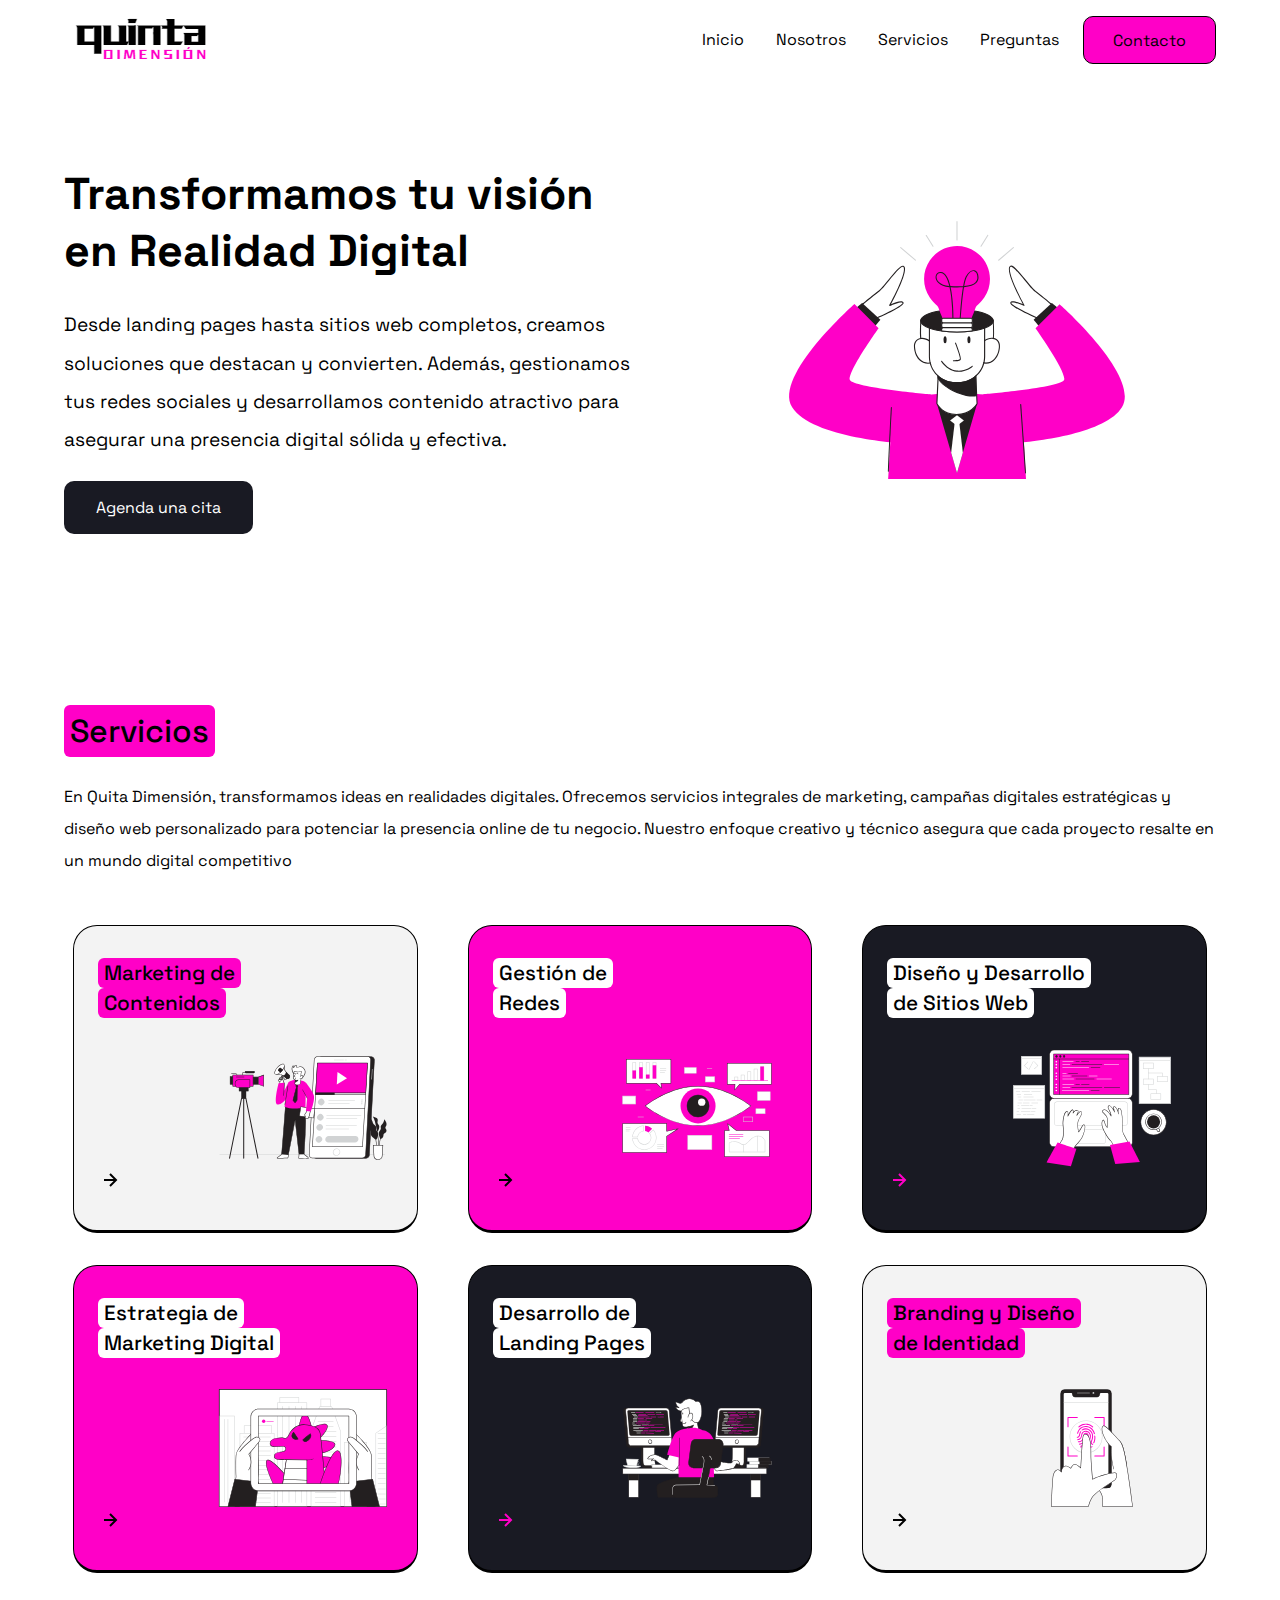
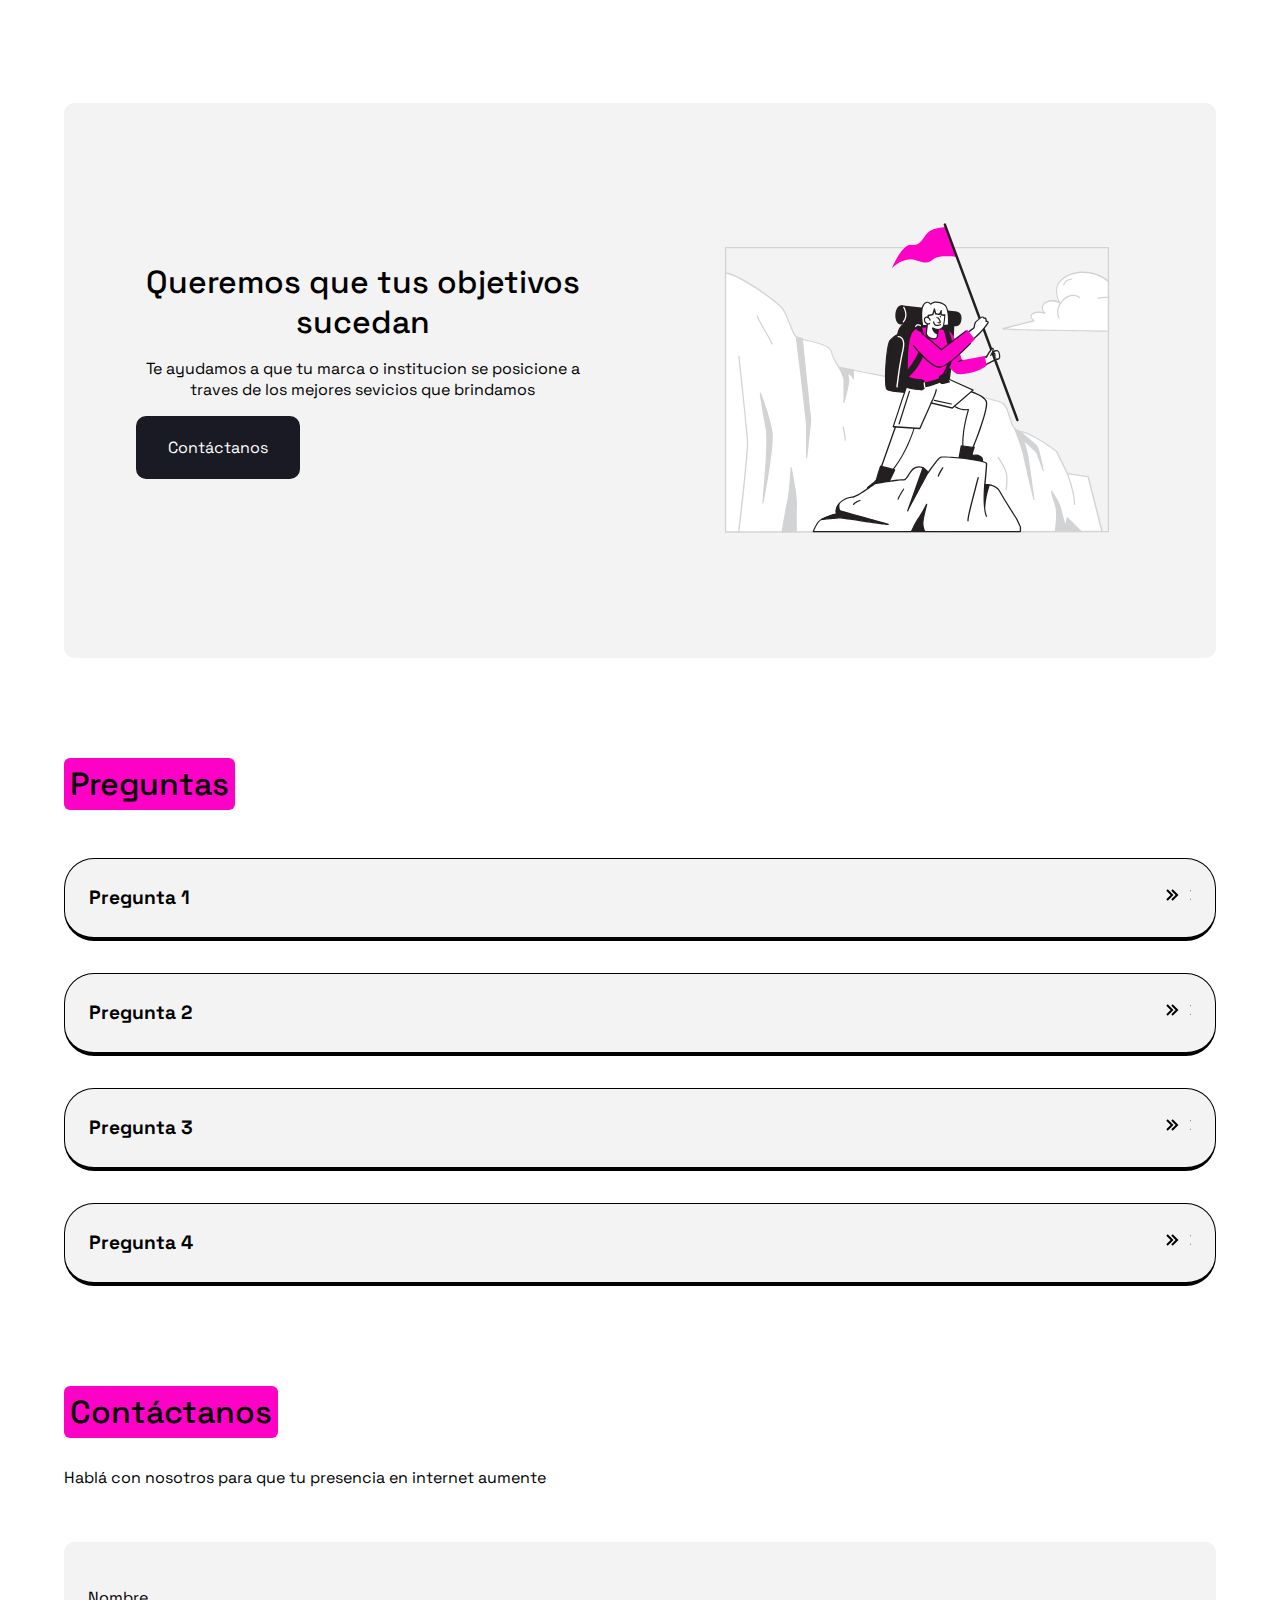
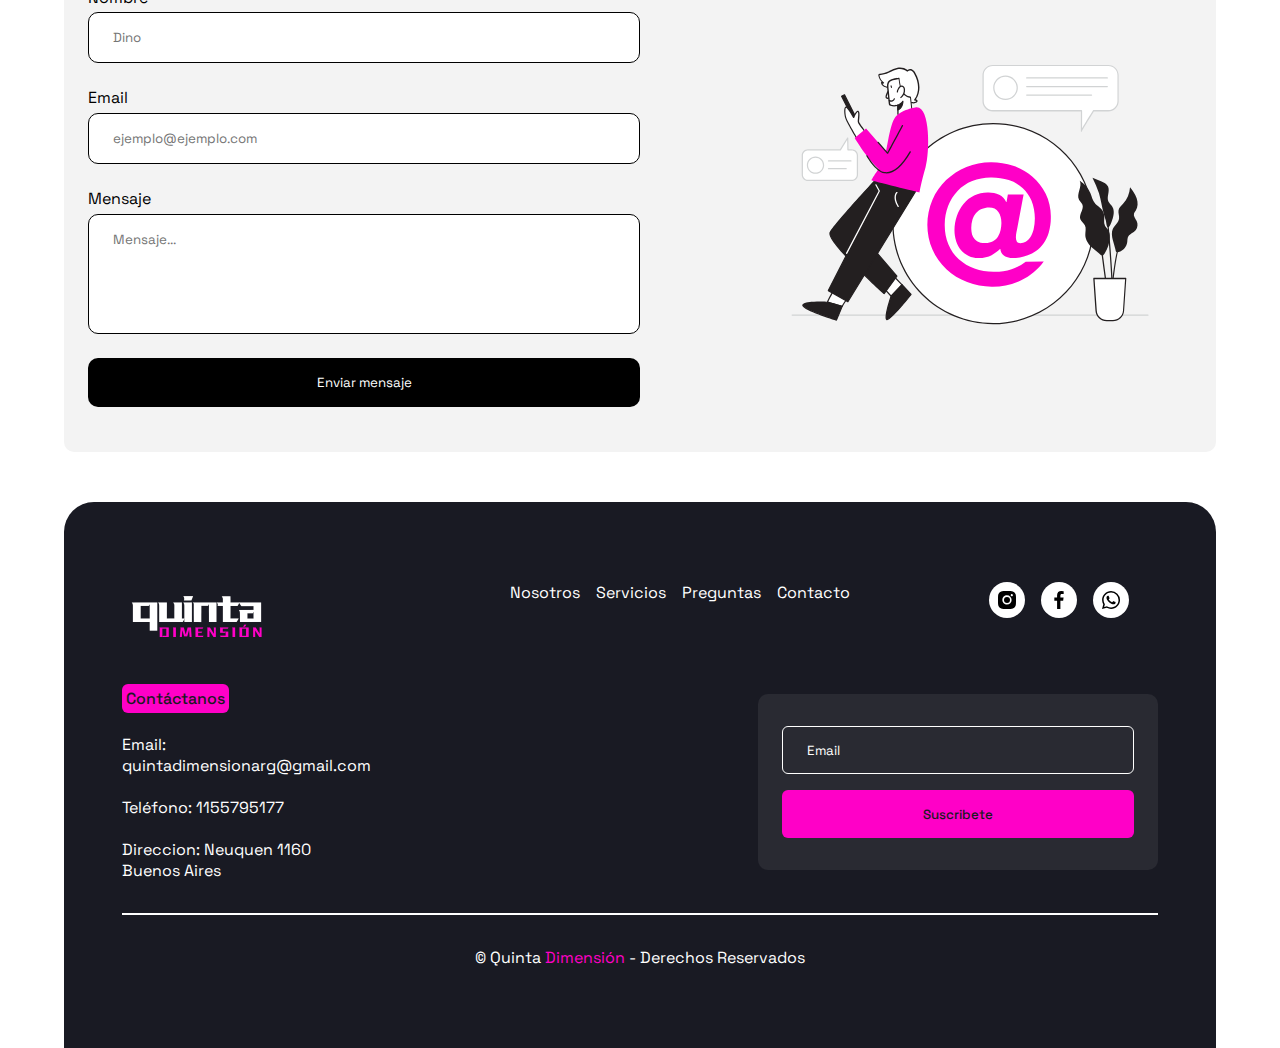
<file: index.html>
<!DOCTYPE html>
<html lang="en">

<head>
    <meta charset="UTF-8">
    <meta name="viewport" content="width=device-width, initial-scale=1.0">
    <title>Quinta Dimensión</title>
    <link rel="icon" href="./assets/dimension.svg" type="image/x-icon">
    <link rel="stylesheet" href="style.css">
    <link rel="preconnect" href="https://fonts.googleapis.com">
    <link rel="preconnect" href="https://fonts.gstatic.com" crossorigin>
    <link href="https://fonts.googleapis.com/css2?family=Space+Grotesk:wght@300..700&display=swap" rel="stylesheet">
</head>

<body>

    <div class="container">

        <header class="hero">

            <nav class="nav">
                <a href="./" class="nav__logo-link">
                    <img src="./assets/logo.png" class="nav__logo">
                </a>
                <label class="nav__label">
                    <input type="checkbox" class="nav__checkbox">
                </label>
                <ul class="nav__list">
                    <li class="nav__element">
                        <a href="#" class="nav__link">Inicio</a>
                    </li>
                    <li class="nav__element">
                        <a href="#nosotros" class="nav__link">Nosotros</a>
                    </li>
                    <li class="nav__element">
                        <a href="#services" class="nav__link">Servicios</a>
                    </li>
                    <li class="nav__element">
                        <a href="#faq" class="nav__link">Preguntas</a>
                    </li>
                    <li class="nav__element">
                        <a href="#contact" class="nav__link nav__link--cta">Contacto</a>
                    </li>
                </ul>
            </nav>

            <section class="hero__main">

                <h1 class="hero__title">Transformamos tu visión en Realidad Digital</h1>

                <figure class="hero__figure">
                    <img src="./assets/header.svg" class="hero__img">
                </figure>

                <p class="hero__paragraph">Desde landing pages hasta sitios web completos, creamos soluciones que
                    destacan y convierten. Además, gestionamos tus redes sociales y desarrollamos contenido atractivo
                    para asegurar una presencia digital sólida y efectiva.
                </p>

                <a href="#contact" class="hero__cta">Agenda una cita</a>

            </section>


        </header>

        <main class="main">

            <section class="services" id="services">

                <h2 class="title title__highlight">Servicios</h2>

                <p class="paragraph">En Quita Dimensión, transformamos ideas en realidades digitales. Ofrecemos
                    servicios integrales de marketing, campañas digitales estratégicas y diseño web personalizado para
                    potenciar la presencia online de tu negocio. Nuestro enfoque creativo y técnico asegura que cada
                    proyecto resalte en un mundo digital competitivo</p>

                <section class="services__container">

                    <article class="services__article bggray">

                        <h3 class="services__title">
                            <span class="services__span">
                                Marketing de
                            </span>
                            <span class="services__span">
                                Contenidos
                            </span>
                        </h3>

                        <div class="services__content">

                            <a href="#" class="services__link">
                                <img src="./assets/arrow1.svg" class="services__arrow">
                            </a>

                            <img src="./assets/marketing1.svg" class="services__img">

                        </div>
                    </article>

                    <article class="services__article bgpink">

                        <h3 class="services__title">
                            <span class="services__span">
                                Gestión de
                            </span>
                            <span class="services__span">
                                Redes
                            </span>
                        </h3>

                        <div class="services__content">

                            <a href="#" class="services__link">
                                <img src="./assets/arrow1.svg" class="services__arrow">
                            </a>

                            <img src="./assets/gestionderedes.svg" class="services__img">

                        </div>
                    </article>

                    <article class="services__article bgblack">

                        <h3 class="services__title">
                            <span class="services__span">
                                Diseño y Desarrollo
                            </span>
                            <span class="services__span">
                                de Sitios Web
                            </span>
                        </h3>

                        <div class="services__content">

                            <a href="#" class="services__link">
                                <img src="./assets/arrow2.svg" class="services__arrow">
                            </a>

                            <img src="./assets/desarrolloweb.svg" class="services__img">

                        </div>
                    </article>

                    <article class="services__article bgpink">

                        <h3 class="services__title">
                            <span class="services__span">
                                Estrategia de
                            </span>
                            <span class="services__span">
                                Marketing Digital
                            </span>
                        </h3>

                        <div class="services__content">

                            <a href="#" class="services__link">
                                <img src="./assets/arrow1.svg" class="services__arrow">
                            </a>

                            <img src="./assets/marketing2.svg" class="services__img">

                        </div>
                    </article>

                    <article class="services__article bgblack">

                        <h3 class="services__title">
                            <span class="services__span">
                                Desarrollo de
                            </span>
                            <span class="services__span">
                                Landing Pages
                            </span>
                        </h3>

                        <div class="services__content">

                            <a href="#" class="services__link">
                                <img src="./assets/arrow2.svg" class="services__arrow">
                            </a>

                            <img src="./assets/desarrolloweb2.svg" class="services__img">

                        </div>
                    </article>

                    <article class="services__article bggray">

                        <h3 class="services__title">
                            <span class="services__span">
                                Branding y Diseño
                            </span>
                            <span class="services__span">
                                de Identidad
                            </span>
                        </h3>

                        <div class="services__content">

                            <a href="#" class="services__link">
                                <img src="./assets/arrow1.svg" class="services__arrow">
                            </a>

                            <img src="./assets/identidad.svg" class="services__img">

                        </div>
                    </article>

                </section>

            </section>

            <section class="cta" id="nosotros">
                
                <article class="cta__content">

                    <div class="cta__texts">

                        <h2 class="title">Queremos que tus objetivos sucedan</h2>

                        <p class="cta__paragraph">Te ayudamos a que tu marca o institucion se posicione a traves de los mejores sevicios que brindamos</p>

                        <a href="#" class="cta__links">Contáctanos</a>

                    </div>

                    <figure class="cta__figure">
                        <img src="./assets/adventure.svg" class="cta__img">
                    </figure>

                </article>

            </section>

            <section class="faq" id="faq">

                <h2 class="title title__highlight">Preguntas</h2>

                <section class="faq__container">

                    <details class="faq__item">

                        <summary class="faq__question">
                            <h4 class="faq__title">Pregunta 1</h4>
                        </summary>

                        <article class="faq__answer">
                            <p>Lorem ipsum dolor sit amet consectetur adipisicing elit. Nesciunt reiciendis voluptates, commodi ducimus quidem excepturi sint minus ipsum fuga nemo cum magni quod vel, pariatur placeat suscipit a? Eaque maxime voluptates consequuntur sit, nostrum assumenda excepturi officiis corrupti culpa magni!</p>
                        </article>

                    </details>

                    <details class="faq__item">

                        <summary class="faq__question">
                            <h4 class="faq__title">Pregunta 2</h4>
                        </summary>

                        <article class="faq__answer">
                            <p>Lorem ipsum dolor sit, amet consectetur adipisicing elit. Placeat iusto veritatis harum ducimus ex dolorem quidem suscipit voluptas nemo consequatur similique ea est, quaerat, reiciendis fuga sint nesciunt architecto culpa id. Deserunt ducimus veniam, fugit magni corrupti facilis veritatis illum.</p>
                        </article>

                    </details>

                    <details class="faq__item">

                        <summary class="faq__question">
                            <h4 class="faq__title">Pregunta 3</h4>
                        </summary>

                        <article class="faq__answer">
                            <p>Lorem ipsum dolor sit, amet consectetur adipisicing elit. Ratione incidunt fugit numquam aut temporibus officiis, hic, doloremque facilis, facere molestias placeat dolor velit est unde! Dolorem eum iste animi ut nisi? Nihil dolorem necessitatibus doloribus cum, consequatur quasi qui neque!</p>
                        </article>

                    </details>

                    <details class="faq__item">

                        <summary class="faq__question">
                            <h4 class="faq__title">Pregunta 4</h4>
                        </summary>

                        <article class="faq__answer">
                            <p>Lorem ipsum, dolor sit amet consectetur adipisicing elit. Odit excepturi vitae dolorum officia? Repudiandae iusto harum totam veritatis dolor a earum at nesciunt perferendis voluptatem, quo, omnis optio consequuntur neque magni cupiditate. Accusamus inventore nulla libero. Iure autem dolores beatae.</p>
                        </article>

                    </details>

                </section>

            </section>

            <section class="contact" id="contact">

                <h2 class="title title__highlight">Contáctanos</h2>

                <p class="paragraph">Hablá con nosotros para que tu presencia en internet aumente</p>

                <section class="contact__content">

                    <form class="contact__form">

                        <label class="contact__label">
                            Nombre
                            <input type="text" placeholder="Dino" class="contact__input">
                        </label>

                        <label class="contact__label">
                            Email
                            <input type="email" placeholder="ejemplo@ejemplo.com" class="contact__input">
                        </label>

                        <label class="contact__label">
                            Mensaje
                            <textarea class="contact__area" placeholder="Mensaje..."></textarea>
                        </label>

                        <input type="submit" value="Enviar mensaje" class="contact__submit">

                    </form>

                    <figure class="contact__figure">
                        <img src="./assets/contact.svg" class="contact__img">
                    </figure>

                </section>

            </section>

        </main>

    </div>

    <footer class="footer">
        <div class="footer__content">

            <section class="footer__main">

                <a href="#" class="footer__logo-link">
                    <img src="./assets/logo2.png" class="footer__logo">
                </a>

                <nav class="footer__links">
                    <a href="#" class="footer__link">Nosotros</a>
                    <a href="#" class="footer__link">Servicios</a>
                    <a href="#" class="footer__link">Preguntas</a>
                    <a href="#" class="footer__link">Contacto</a>
                </nav>

                <article class="footer__contact">

                    <h4 class="footer__copy">Contáctanos</h4>
                    <p class="footer__info" id="newsletter">Email: 
                        <a href="mailto:quintadimensionarg@gmail.com" class="footer__email-link">quintadimensionarg@gmail.com</a>
                    </p>
                    <p class="footer__info">Teléfono: 1155795177</p>
                    <p class="footer__info">Direccion: Neuquen 1160 Buenos Aires</p>

                </article>

                <form class="footer__newsletter">
                    <input type="email" placeholder="Email" class="footer__email">
                    <input type="submit" value="Suscribete" class="footer__submit">
                </form>

                <nav class="footer__social">
                    <a href="https://instagram.com" class="footer__social-links" target="_blank">
                        <img src="./assets/instagram.svg" class="footer__media">
                    </a>

                    <a href="https://facebook.com" class="footer__social-links" target="_blank">
                        <img src="./assets/facebook.svg" class="footer__media">
                    </a>

                    <a href="https://wa.me/1155795177" class="footer__social-links" target="_blank">
                        <img src="./assets/whatsapp.svg" class="footer__media">
                    </a>

                </nav>

            </section>

            <section class="footer__copyright">

                <p class="footer_copyright-text">
                    &copy; Quinta <span class="dimension">Dimensión</span> - Derechos Reservados
                </p>

            </section>

        </div>
    </footer>

</body>

</html>
</file>
<file: style.css>
*, 
::before,
::after {
    margin: 0;
    box-sizing: border-box;
}

:root {

    --color-primario: #ff00c7;
    --color-secundario: #191A23;
    --gray-color: #F3F3F3;
    --padding-container: 80px 0;
}

/*#ff00c7*/


body,
input,
textarea,
button {
    font-family: "Space Grotesk", sans-serif;
}

.container {
    width: min(90%, 1200px);
    margin: 0 auto;
    overflow: hidden;
}

.nav {

    --nav-icon-background: url("./assets/menu-open.svg");
    --transform-list-menu: translate(-100%);

    display: flex;
    align-items: center;
    justify-content: space-between;
    height: 80px;

}

.nav:has(.nav__checkbox:checked){
    --nav-icon-background: url("./assets/menu-close.svg");
    --transform-list-menu: translate(0%);
}

.nav__checkbox{
    display: none;
}

.nav__label {
    width: 36px;
    height: 36px;
    background-image: var(--nav-icon-background);
    background-size: cover;
    cursor: pointer;
    transition: background-image .4s;
}

.nav__label, .nav__logo-link{
    z-index: 100;
}

.nav__list{
    position: absolute;
    inset: 0;
    display: grid;
    place-content: center;
    gap: 1rem;
    text-align: center;
    list-style: none;
    padding: 0;
    background-color: white;
    transform: var(--transform-list-menu);
    transition: transform .5s;
}

.nav__link{
    display: inline-block;
    padding: .8rem .5rem;
    color: black;
    text-decoration: none;
}

.nav__link--cta{
    background-color: var(--color-primario);
    border: 1px solid black;
    border-radius: 10px;
    padding-left: 1.8rem;
    padding-right: 1.8rem;
}

.nav__link--cta:hover {
    background-color: white;
    color: var(--color-primario);
}

.nav__link:hover{
    text-decoration: underline;
}


/* HERO MAIN */
.hero__main {
    padding: 30px 0;
    display: grid;
    gap: 1.5rem;
}

.hero__title {
    font-size: clamp(2rem, 4vw + 1rem, 2.8rem);
}

.hero__figure{
    width: min(100%, 380px);
    justify-self: center;
}

.hero__img {
    width: 100%;
}

.hero__paragraph {
    font-size: 1.2rem;
    line-height: 2;
}

.hero__cta {
    background-color: var(--color-secundario);
    color: white;
    text-decoration: none;
    padding: 1rem 0;
    border-radius: 10px;
    text-align: center;
}

.hero__cta:hover {
    background-color: var(--color-primario);
    color: black;
}

/*SERVICES*/

.services {
    padding: var(--padding-container);
}

.title {
    font-size: 2rem;
    font-weight: 500;
}

.title__highlight {
    padding: 6px;
    border-radius: 6px;
    display: inline-block;
    background-color: var(--color-primario);
}

.paragraph {
    margin-top: 1.5rem;
    line-height: 2;
}

.services__container {
    margin-top: 3rem;
    display: grid;
    grid-template-columns: repeat(auto-fit, minmax(min(300px, 100%), 1fr));
    gap: 2rem;
}

.services__article {
    width: min(95%, 450px);
    margin: 0 auto;
    padding: 2rem 1.5rem;
    border-radius: 1.5rem;
    border: 1px solid black;
    border-bottom-width: 3px;
}

.services__article:hover {
    transform: scale(1.05);
    transition: transform 0.3s ease;
}

.bggray {
    background: var(--gray-color);
    --color-title: var(--color-primario);
}

.bgpink {
    background-color: var(--color-primario);
    --color-title: white;
}

.bgblack {
    background-color: var(--color-secundario);
    --color-title: white;
}

.services__title {
    font-size: 1.3rem;
    font-weight: 500;
}

.services__span {
    display: block;
    width: max-content;
    background-color: var(--color-title);
    padding: 2px 6px;
    border-radius: 6px;
}

.services__content {
    display: flex;
    justify-content: space-between;
    align-items: flex-end;
}

.services__link {
    display: block;
    width: 30px;
    height: 30px;
}

.services__img {
    min-width: 100px;
    max-width: 180px;
    width: 80%;
}

/* Call To action */
.cta {
    background-color: var(--gray-color);
    border-radius: 10px;
    padding: 3rem 1rem;
    margin: 50px 0;
}

.cta__content{
    width: 90%;
    margin: 0 auto;
    display: grid;
    gap: 2rem;
}

.cta__texts {
    display: grid;
    gap: 1rem;
}

.cta__links {
    background-color: var(--color-secundario);
    padding: 1.3rem 0;
    border-radius: 10px;
    color: white;
    text-decoration: none;
    text-align: center;
}

.cta__links:hover {
    background-color: var(--color-primario);
    color: black;
}

.cta__figure {
    display: none;
}

.cta__img {
    width: 100%;
}


/*FAQ*/
.faq{
    padding: 50px 0;
}

.faq__container {
    display: grid;
    gap: 2rem;
    margin-top: 3rem;
}

.faq__item{
    background-color: var(--gray-color);
    padding: 1.5rem;
    border-radius: 30px;
    border: 1px solid black;
    border-bottom-width: 4px;

    --icon-question-url: url("./assets/open.svg");
}

.faq__item[open]{
    background-color: var(--color-primario);
    --icon-question-url: url("./assets/close.svg");
}

.faq__question{
    display: flex;
    cursor: pointer;
    align-items: center;
}

.faq__question::after {
    content: "";
    width: 30px;
    height: 30px;
    background-image: var(--icon-question-url);
    margin-left: auto;
}

.faq__title {
    font-size: 1.2rem;
    width: 60%;
}

.faq__answer {
    margin-top: 1rem;
    padding-top: 1rem;
    border-top: 1px solid black;
}

/*CONTACTO*/

.contact {
    padding: 50px 0;
}

.contact__content{
    margin-top: 3rem;
    background-color: var(--gray-color);
    border-radius: 10px;
    padding: 2rem 1.5rem;
    display: grid;
    gap: 2rem;
}

.contact__figure{
    display: none;
}

.contact__img{
    width: 100%;
}

.contact__form {
    display: grid;
    gap: 1.5rem;
}

.contact__label{
    display: grid;
    gap: .3rem;
}

.contact__input,
.contact__area {
    padding: 1rem 1.5rem;
    border-radius: 10px;
    border: 1px solid black;
}

.contact__area {
    width: 100%;
    height: 120px;
    resize: none;
}

.contact__submit {
    background-color: black;
    color: white;
    padding: 1rem;
    border-radius: 10px;
    border: none;
    cursor: pointer;
}

.contact__submit:hover {
    background-color: var(--color-primario);
    color: black;
}

/*Footer*/
.footer{
    background-color: var(--color-secundario);
}

.footer__content{
    color: white;
    padding: 80px 0;
    width: min(90%, 1200px);
    overflow: hidden;
    margin: 0 auto;
}

.footer__main{
    display: grid;
    gap: 1.5rem;
    justify-items: center;
}

.footer__links{
    display: flex;
    flex-direction: column;
    gap: 1rem;
    text-align: center;
}

.footer__link{
    color: white;
    text-decoration: none;
}

.footer__link:hover{
    text-decoration: underline;
}

.footer__contact{
    max-width: 250px;
    display: grid;
    gap: 1.3rem;
    text-align: center;
}

.footer__copy{
    background-color: var(--color-primario);
    color: var(--color-secundario);
    font-weight: 500;
    padding: 4px;
    border-radius: 6px;
    margin-top: 1rem;
}

.footer__newsletter{
    width: min(100%, 400px);
    padding: 2rem 1.5rem;
    background-color: #292a32;
    border-radius: 10px;
    display: grid;
    gap: 1rem;
    grid-template-rows: 48px 48px;
}

.footer__email{
    border: 1px solid white;
    border-radius: 6px;
    padding: 0 1.5rem;
    background-color: transparent;
    color: white;
}

.footer__email::placeholder{
    color: white;
}

.footer__submit{
    background-color: var(--color-primario);
    color: var(--color-secundario);
    border: none;
    border-radius: 6px;
    font-weight: 500;
    cursor: pointer;
}

.footer__submit:hover {
    background-color: white;
    color: var(--color-primario);
}

.footer__social{
    display: grid;
    grid-auto-flow: column;
    gap: 1rem;
}

.footer__social-links{
    width: 36px;
    height: 36px;
    background-color: white;
    border-radius: 50%;
    display: flex;
    align-items: center;
    justify-content: center;
}

.footer__social-links:hover {
    transform: scale(1.20);
    transition: transform 0.3s ease;
    background-color: var(--color-primario);
}

.footer__copyright{
    margin-top: 2rem;
    padding-top: 2rem;
    border-top: 2px solid white;
}

.footer_copyright-text{
    text-align: center;
}

.footer__email-link {
    text-decoration: none; /* Elimina el subrayado */
    color: inherit; /* Mantiene el color del texto del párrafo */
}

.footer__email-link:hover {
    text-decoration: underline; /* Opcional: subrayado solo al pasar el mouse */
    color: var(--color-primario);
}

.dimension{
    color: var(--color-primario);
}


@media(width >= 768px) {
    .hero__main {
        padding: var(--padding-container);
        gap: 1rem;
        align-items: center;
        justify-content: space-between;
        grid-auto-columns: 50% 45%;
        grid-template-areas: 
        "titulo img"
        "parrafo img"
        "link img";
    }

    .hero__title {
        grid-area: titulo;
    }

    .hero__paragraph {
        grid-area: parrafo;
    }

    .hero__cta {
        grid-area: link;
        padding: 1rem 2rem;
        place-self: start;
    }

    .hero__figure {
        grid-area: img;
    }

    /*CTA*/
    .cta__content{
        align-items: center;
        justify-content: space-between;
        grid-template-columns: 45% 45%;
    }

    .cta__links {
        padding: 1.3rem 2rem;
        place-self: start;
    }

    .cta__figure {
        display: block;
    }

    /*Contact*/
    .contact__content{
        grid-template-columns: 50% 40%;
        justify-content: space-between;
        align-items: center;
    }

    .contact__figure{
        display: block;
    }

    .dimension{
        color: var(--color-primario);
    }
}


@media(width >= 900px) {

    /*HERO*/
    .nav {
        --transform-list-menu: translate(0%);
    }

    .nav__label {
        display: none;
    }

    .nav__list {
        position: static;
        grid-auto-flow: column;
        place-content: unset;
        gap: 1rem;
    }

    /*Footer*/

    .footer{
        background-color: white;
    }

    .footer__content{
        background-color: var(--color-secundario);
        border-radius: 30px 30px 0 0;
    }

    .footer__main{
        width: 90%;
        margin: 0 auto;
        grid-template-columns: 1fr 55% 1fr;
        grid-template-areas: 
        "logo links media"
        "contact news news";
        justify-items: start;
    }

    .footer__links{
        grid-area: links;
        width: 100%;
        flex-direction: row;
        flex-wrap: wrap;
        justify-content: center;
    }

    .footer__contact{
        grid-area: contact;
        text-align: left;
        max-width: 300px;
    }

    .footer__newsletter{
        grid-area: news;
        justify-self: end;
        align-self: center;
    }

    .footer__social{

        grid-area: media;
    }

    .footer__logo-link{
        grid-area: logo;
    }

    .footer__copy{
        justify-self: start;
        margin-top: 0;
    }

    .footer__copyright{
        width: 90%;
        margin-left: auto;
        margin-right: auto;
    }

    .dimension{
        color: var(--color-primario);
    }
}


.marketing-title {
    background-color: var(--color-primario);
    color: black; 
    padding: 10px;
    border-radius: 6px;
    margin-top: 0; 
}

.cta__texts {
    text-align: center;
    margin-top: -20px;
}
</file>
